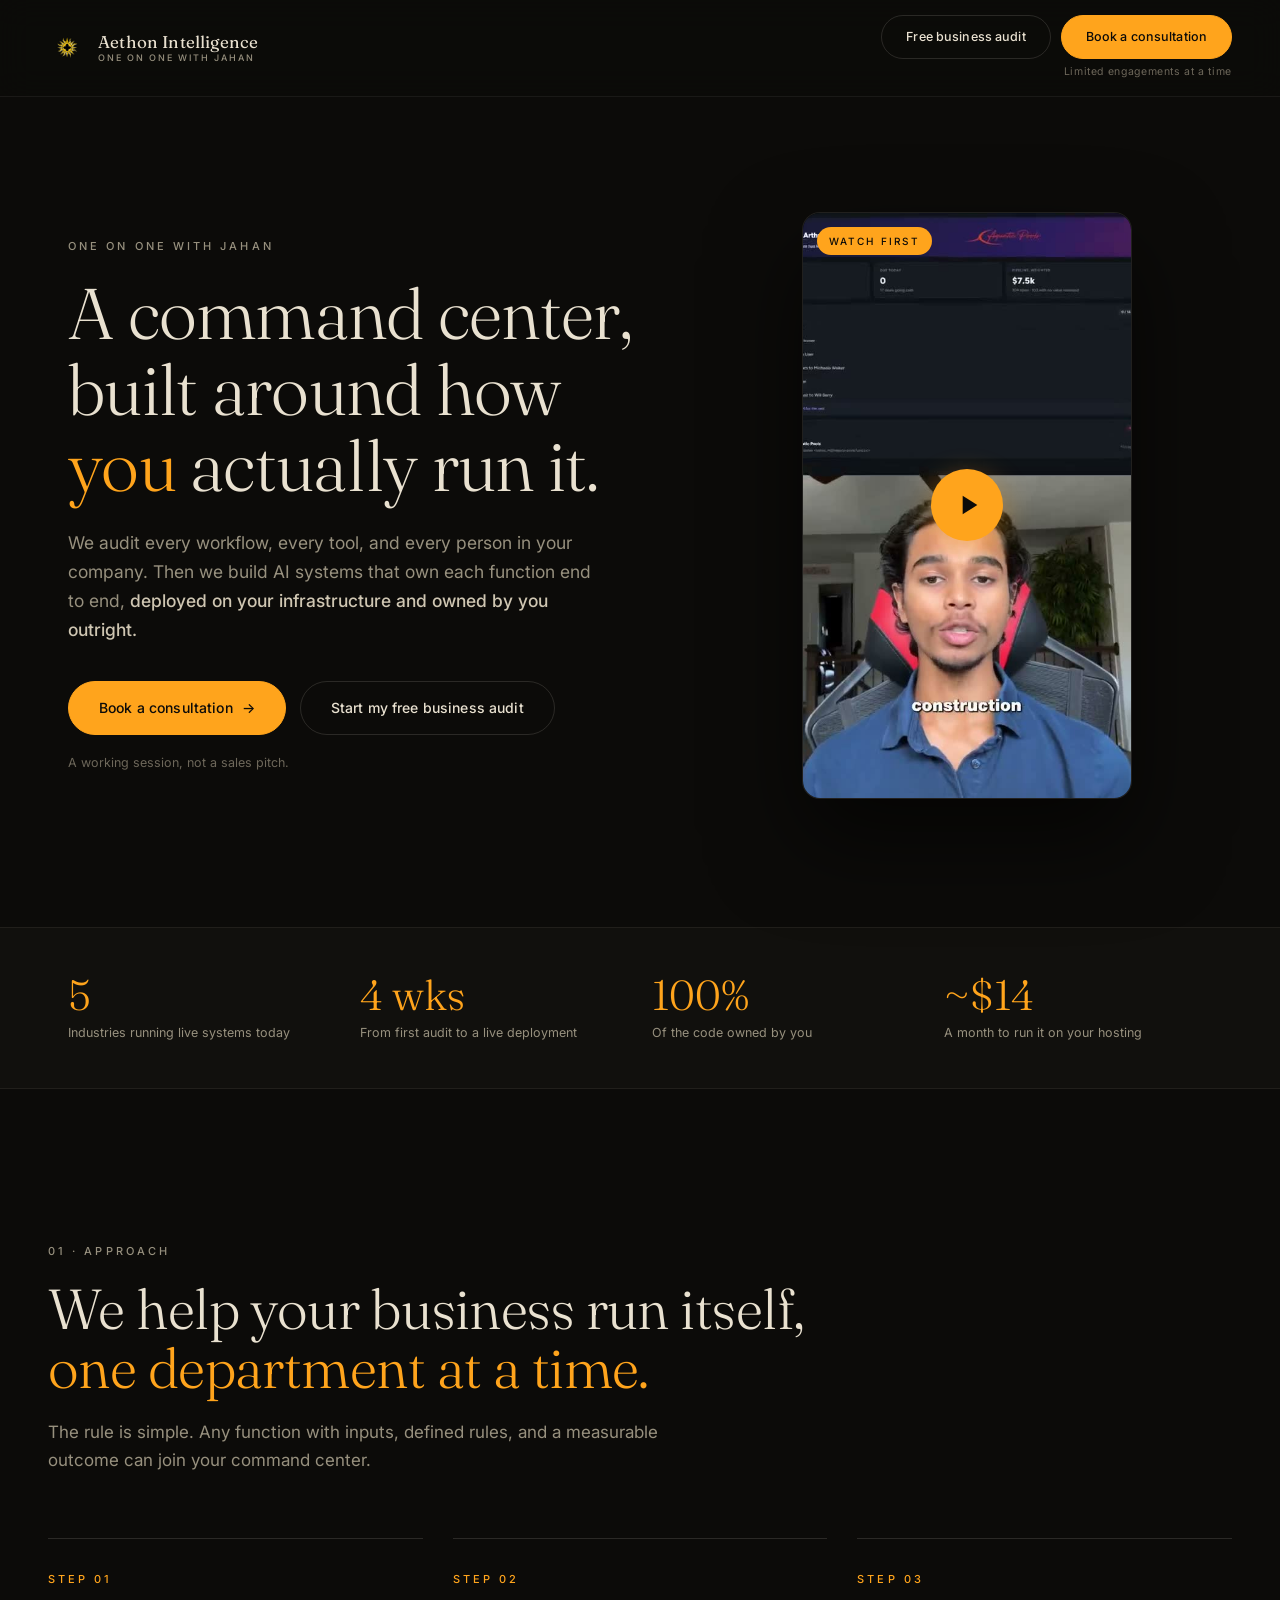
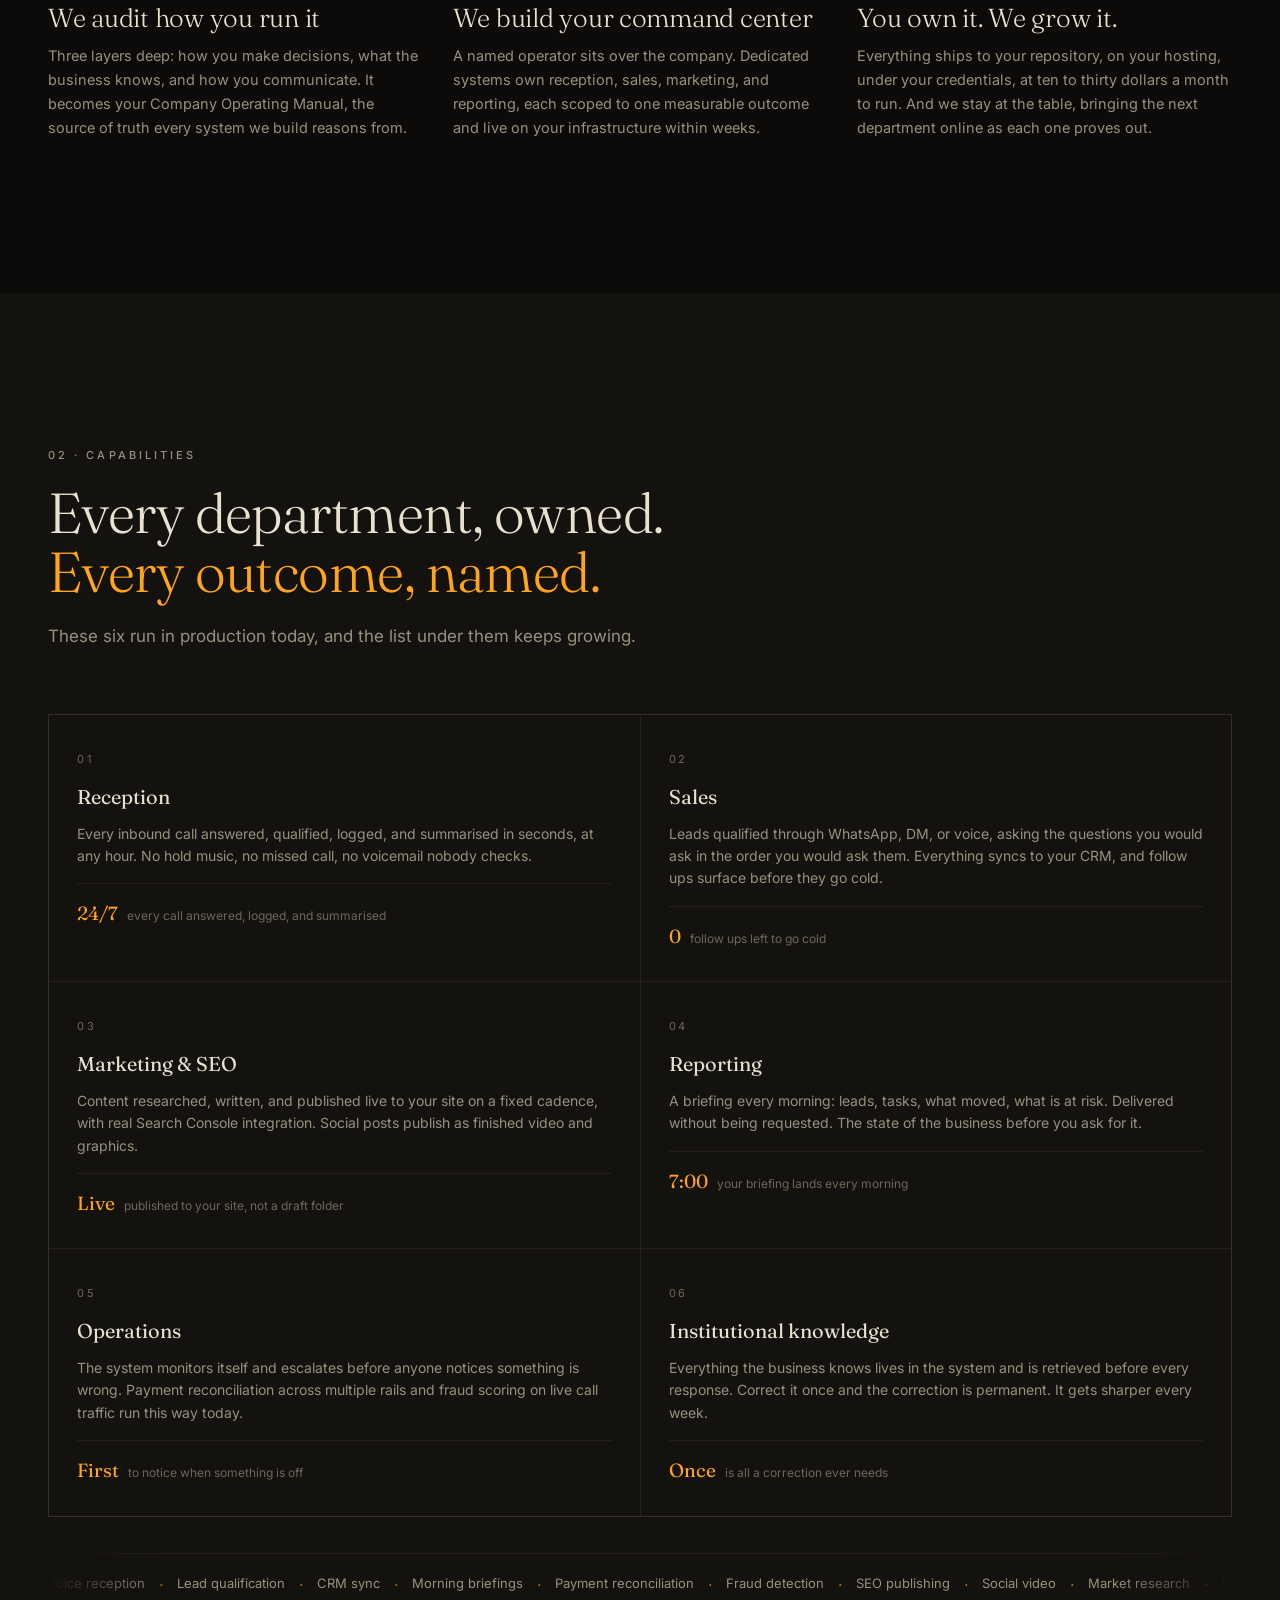
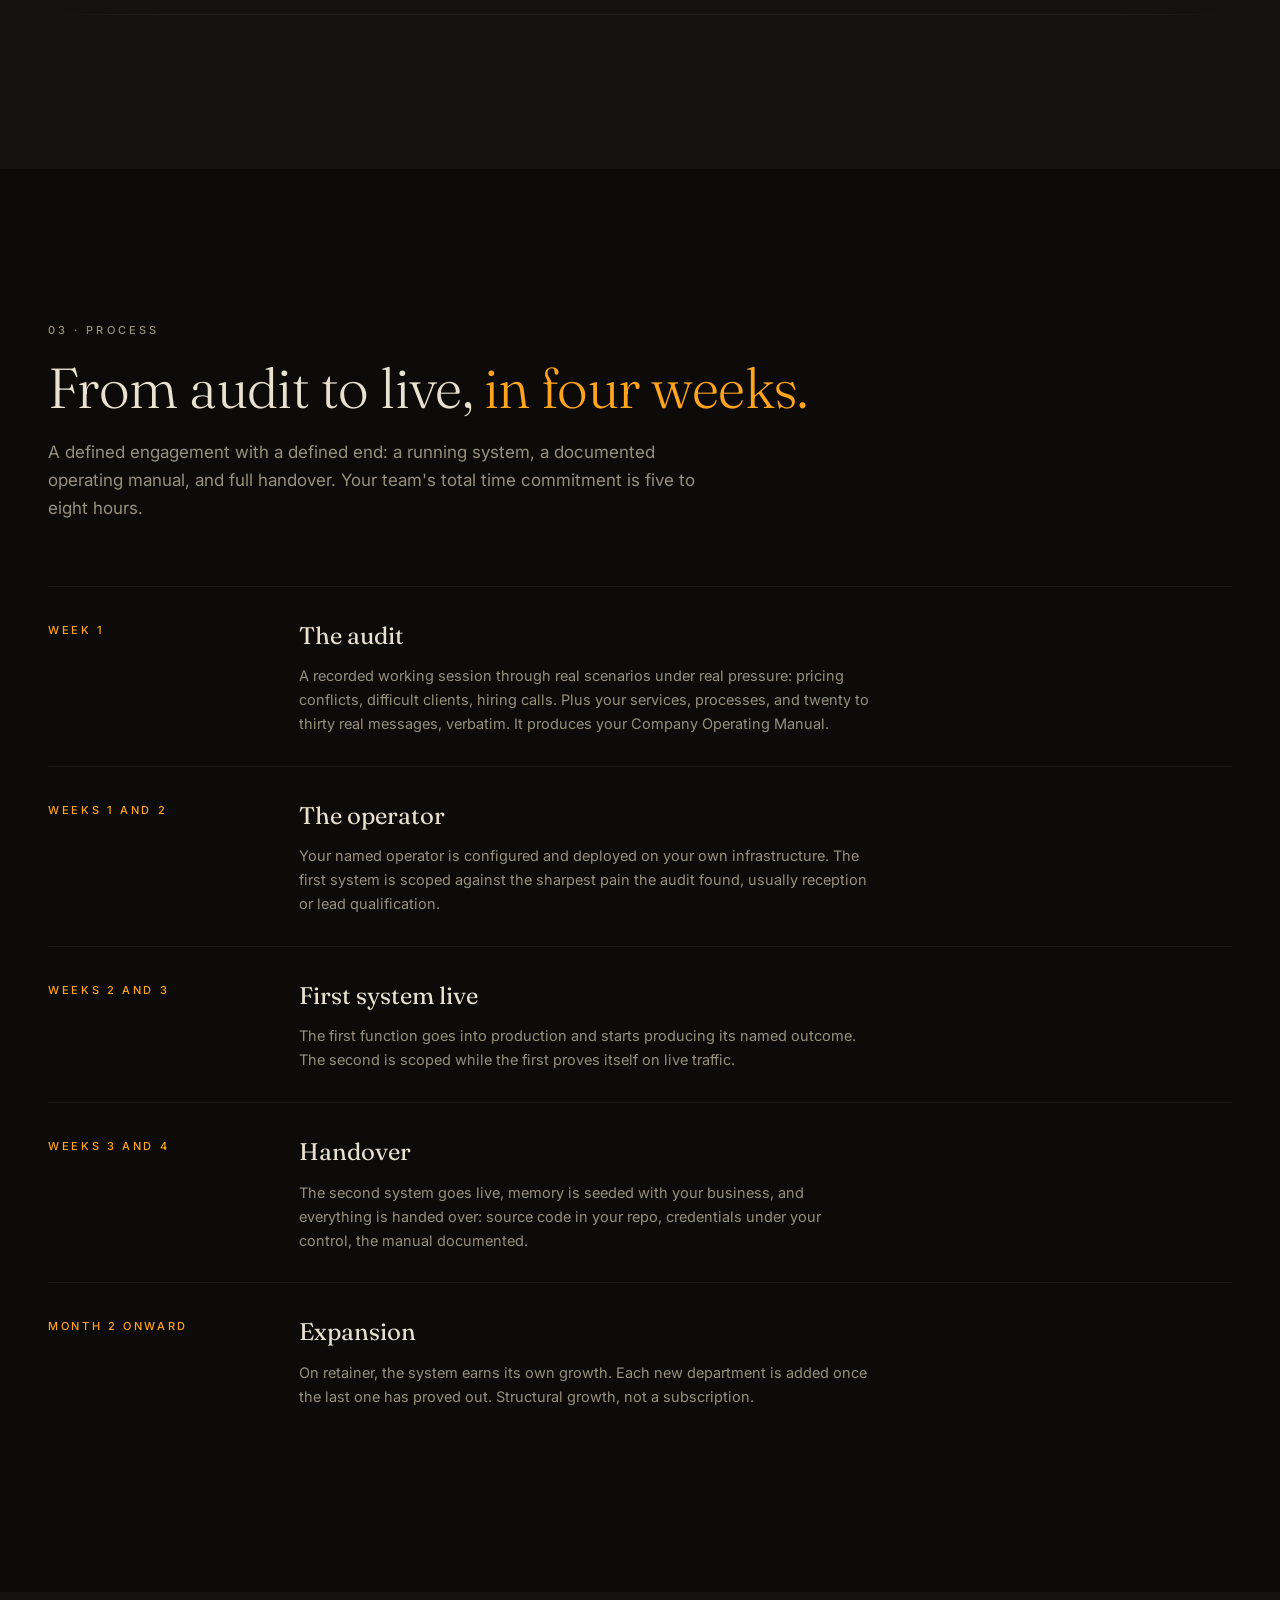
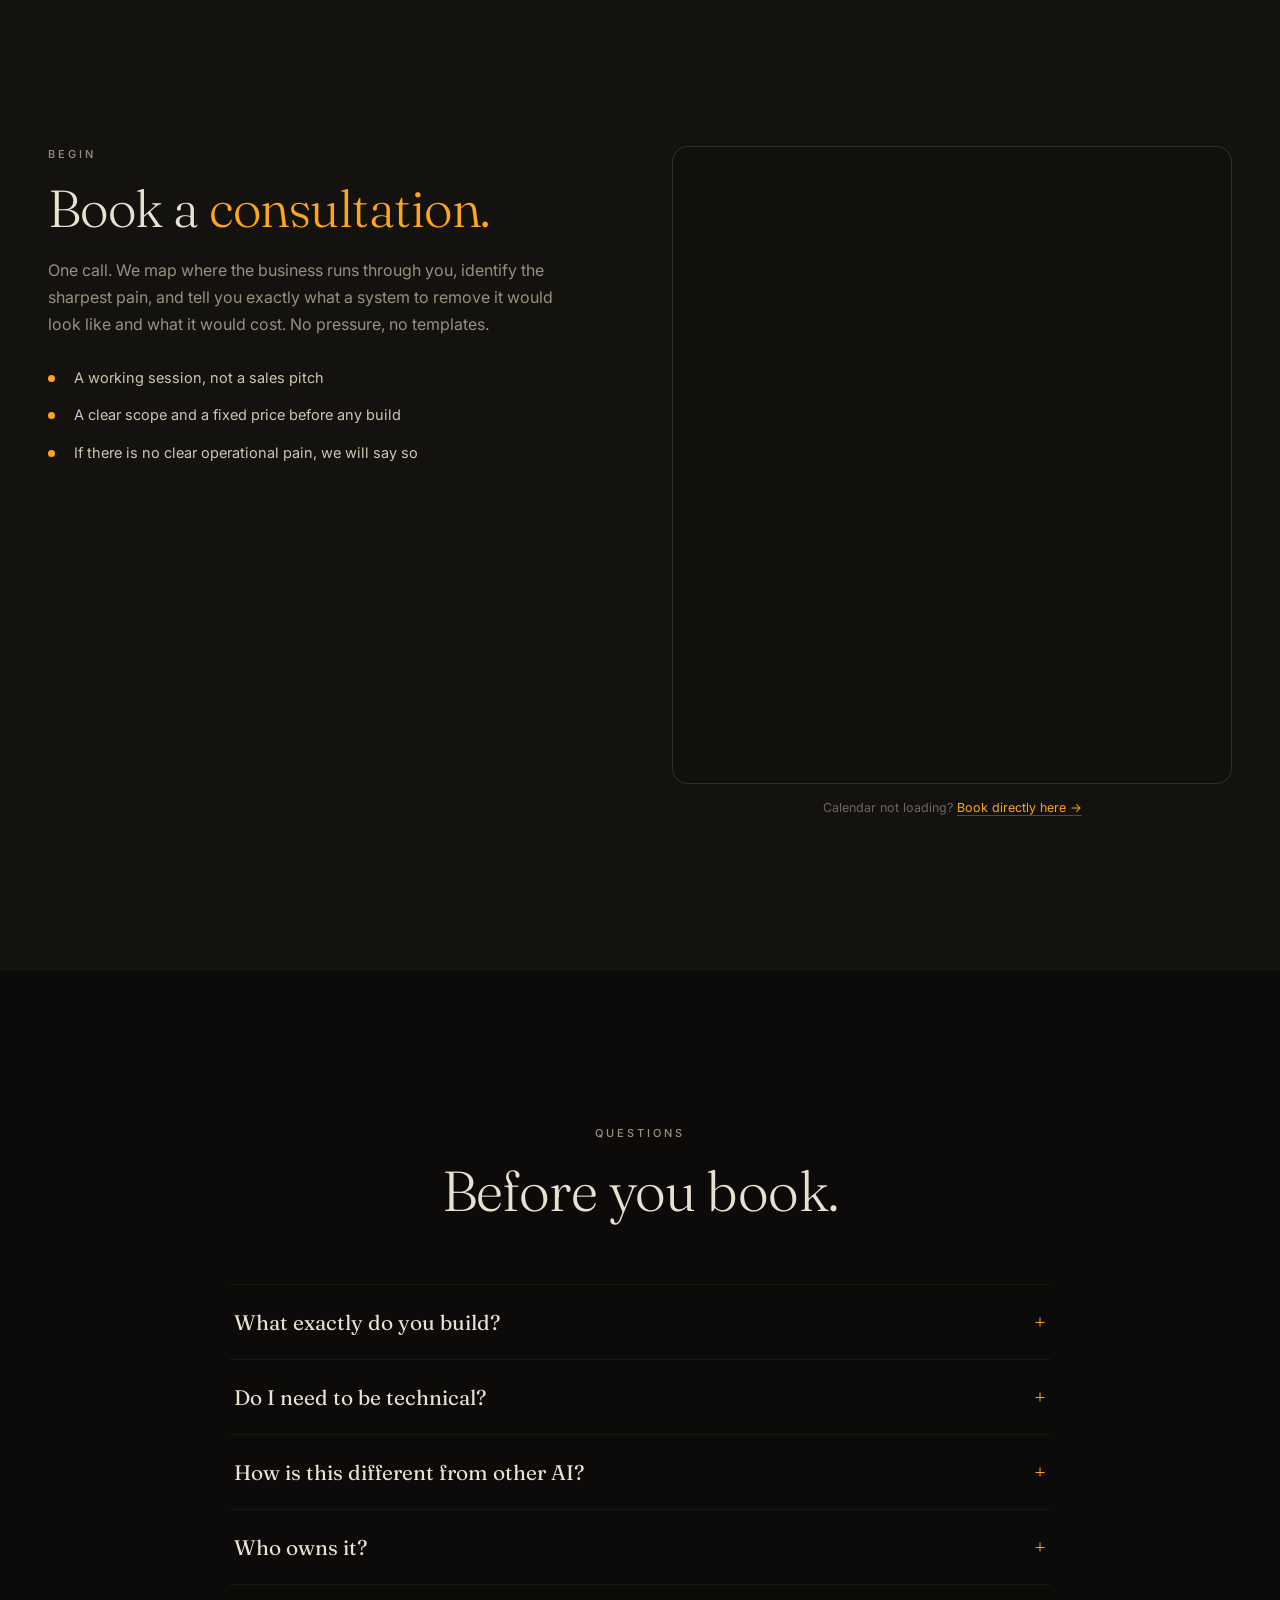
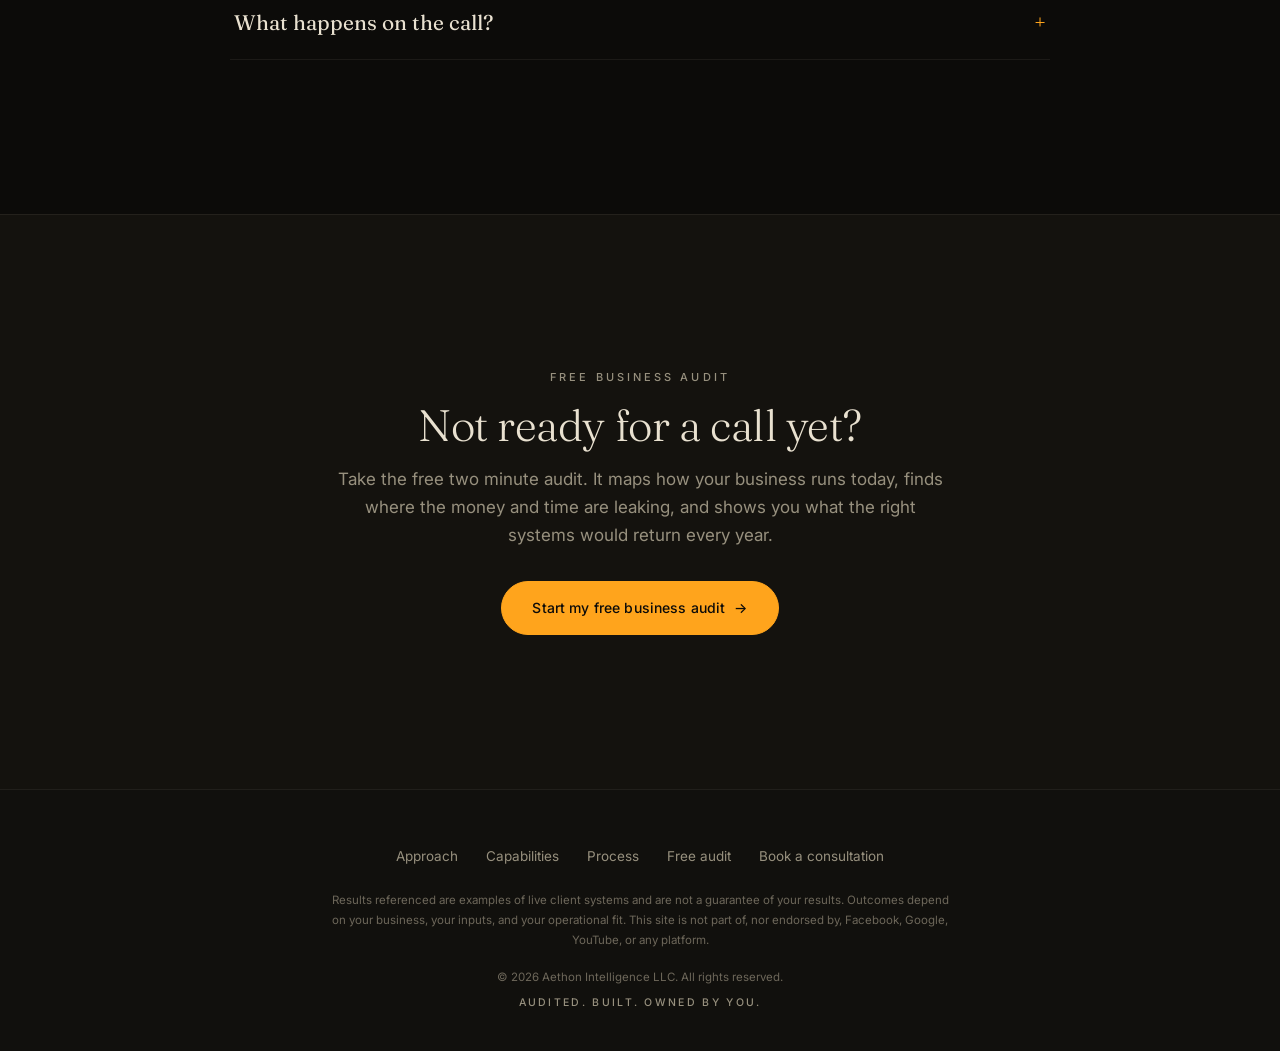
<file: index.html>
<!DOCTYPE html>
<html lang="en" data-theme="dark">
<head>
<meta charset="UTF-8" />
<meta name="viewport" content="width=device-width, initial-scale=1.0" />
<title>Work With Jahan | Aethon Intelligence</title>
<meta name="description" content="One on one with Jahan. We audit how you run your business, then build a command center that owns each function end to end, deployed on your infrastructure and owned by you outright." />
<meta property="og:title" content="Work With Jahan | Aethon Intelligence" />
<meta property="og:description" content="We audit how you run it, build your command center, and hand you the keys. Audited. Built. Owned by you." />
<meta property="og:type" content="website" />
<meta name="theme-color" content="#0c0b09" />
<link rel="icon" type="image/svg+xml" href="favicon.svg" />
<link rel="preconnect" href="https://fonts.googleapis.com" />
<link rel="preconnect" href="https://fonts.gstatic.com" crossorigin />
<link href="https://fonts.googleapis.com/css2?family=Fraunces:opsz,wght@9..144,300;9..144,400;9..144,500&family=Inter:wght@400;450;500;600&display=swap" rel="stylesheet" />
<link rel="stylesheet" href="css/style.css?v=8" />
</head>
<body>

<!-- ===== TOP BAR ===== -->
<header class="topbar" id="top">
  <a class="brand" href="#top">
    <span class="brand-logo"><img id="logoImg" src="assets/logo.png?v=4" alt="Aethon Intelligence" /></span>
    <span class="brand-word">Aethon Intelligence<i>One on one with Jahan</i></span>
  </a>
  <div class="topbar-cta">
    <div class="topbar-btns">
      <a href="audit.html" class="btn btn-sm btn-ghost"><span class="cta-long">Free business audit</span><span class="cta-short">Free audit</span></a>
      <a href="#consult" class="btn btn-sm">Book a consultation</a>
    </div>
    <span class="topbar-note">Limited engagements at a time</span>
  </div>
</header>

<main>

  <!-- ===== HERO ===== -->
  <section class="hero">
    <div class="hero-copy">
      <span class="eyebrow">One on one with Jahan</span>
      <h1>A command center, built around how <em>you</em> actually run it.</h1>
      <p class="sub">We audit every workflow, every tool, and every person in your company. Then we build AI systems that own each function end to end, <b>deployed on your infrastructure and owned by you outright.</b></p>
      <div class="hero-actions">
        <a href="#consult" class="btn">Book a consultation <i>→</i></a>
        <a href="audit.html" class="btn btn-ghost">Start my free business audit</a>
      </div>
      <p class="fineprint">A working session, not a sales pitch.</p>
    </div>

    <div class="hero-media">
      <div class="vsl" id="vsl">
        <video id="vslVideo" poster="assets/poster.jpg" playsinline preload="metadata">
          <source src="assets/vsl.mp4" type="video/mp4" />
        </video>
        <button class="vsl-play" id="vslPlay" aria-label="Play the video">
          <svg viewBox="0 0 24 24" aria-hidden="true"><path d="M8 5v14l11-7z"/></svg>
        </button>
        <span class="vsl-chip">Watch first</span>
      </div>
    </div>
  </section>

  <!-- ===== STATS ===== -->
  <section class="stats">
    <div class="stats-in">
      <div class="stat"><b>5</b><span>Industries running live systems today</span></div>
      <div class="stat"><b>4 wks</b><span>From first audit to a live deployment</span></div>
      <div class="stat"><b>100%</b><span>Of the code owned by you</span></div>
      <div class="stat"><b>~$14</b><span>A month to run it on your hosting</span></div>
    </div>
  </section>

  <!-- ===== APPROACH ===== -->
  <section class="sec" id="approach">
    <div class="sec-in">
      <div class="sec-head">
        <span class="eyebrow">01 · Approach</span>
        <h2>We help your business run itself, <em>one department at a time.</em></h2>
        <p>The rule is simple. Any function with inputs, defined rules, and a measurable outcome can join your command center.</p>
      </div>
      <div class="cards">
        <article class="card">
          <span class="num">Step 01</span>
          <h3>We audit how you run it</h3>
          <p>Three layers deep: how you make decisions, what the business knows, and how you communicate. It becomes your Company Operating Manual, the source of truth every system we build reasons from.</p>
        </article>
        <article class="card">
          <span class="num">Step 02</span>
          <h3>We build your command center</h3>
          <p>A named operator sits over the company. Dedicated systems own reception, sales, marketing, and reporting, each scoped to one measurable outcome and live on your infrastructure within weeks.</p>
        </article>
        <article class="card">
          <span class="num">Step 03</span>
          <h3>You own it. We grow it.</h3>
          <p>Everything ships to your repository, on your hosting, under your credentials, at ten to thirty dollars a month to run. And we stay at the table, bringing the next department online as each one proves out.</p>
        </article>
      </div>
    </div>
  </section>

  <!-- ===== CAPABILITIES ===== -->
  <section class="sec sec-tint" id="capabilities">
    <div class="sec-in">
      <div class="sec-head">
        <span class="eyebrow">02 · Capabilities</span>
        <h2>Every department, owned. <em>Every outcome, named.</em></h2>
        <p>These six run in production today, and the list under them keeps growing.</p>
      </div>
      <div class="caps">
        <article class="cap">
          <span class="n">01</span><h4>Reception</h4>
          <p>Every inbound call answered, qualified, logged, and summarised in seconds, at any hour. No hold music, no missed call, no voicemail nobody checks.</p>
          <div class="out"><b>24/7</b><span>every call answered, logged, and summarised</span></div>
        </article>
        <article class="cap">
          <span class="n">02</span><h4>Sales</h4>
          <p>Leads qualified through WhatsApp, DM, or voice, asking the questions you would ask in the order you would ask them. Everything syncs to your CRM, and follow ups surface before they go cold.</p>
          <div class="out"><b>0</b><span>follow ups left to go cold</span></div>
        </article>
        <article class="cap">
          <span class="n">03</span><h4>Marketing &amp; SEO</h4>
          <p>Content researched, written, and published live to your site on a fixed cadence, with real Search Console integration. Social posts publish as finished video and graphics.</p>
          <div class="out"><b>Live</b><span>published to your site, not a draft folder</span></div>
        </article>
        <article class="cap">
          <span class="n">04</span><h4>Reporting</h4>
          <p>A briefing every morning: leads, tasks, what moved, what is at risk. Delivered without being requested. The state of the business before you ask for it.</p>
          <div class="out"><b>7:00</b><span>your briefing lands every morning</span></div>
        </article>
        <article class="cap">
          <span class="n">05</span><h4>Operations</h4>
          <p>The system monitors itself and escalates before anyone notices something is wrong. Payment reconciliation across multiple rails and fraud scoring on live call traffic run this way today.</p>
          <div class="out"><b>First</b><span>to notice when something is off</span></div>
        </article>
        <article class="cap">
          <span class="n">06</span><h4>Institutional knowledge</h4>
          <p>Everything the business knows lives in the system and is retrieved before every response. Correct it once and the correction is permanent. It gets sharper every week.</p>
          <div class="out"><b>Once</b><span>is all a correction ever needs</span></div>
        </article>
      </div>

      <div class="tick">
        <div class="tick-track">
          <span>Voice reception</span><i>·</i><span>Lead qualification</span><i>·</i><span>CRM sync</span><i>·</i><span>Morning briefings</span><i>·</i><span>Payment reconciliation</span><i>·</i><span>Fraud detection</span><i>·</i><span>SEO publishing</span><i>·</i><span>Social video</span><i>·</i><span>Market research</span><i>·</i><span>HR onboarding</span><i>·</i><span>Appointment booking</span><i>·</i><span>Invoice tracking</span><i>·</i><span>Call summaries</span><i>·</i><span>Quote drafting</span><i>·</i><span>Escalation routing</span><i>·</i><span>Knowledge retrieval</span><i>·</i><span>Review responses</span><i>·</i><span>Pipeline hygiene</span><i>·</i><span>Weekly synthesis</span><i>·</i><span>Strategy alerts</span><i>·</i>
          <span>Voice reception</span><i>·</i><span>Lead qualification</span><i>·</i><span>CRM sync</span><i>·</i><span>Morning briefings</span><i>·</i><span>Payment reconciliation</span><i>·</i><span>Fraud detection</span><i>·</i><span>SEO publishing</span><i>·</i><span>Social video</span><i>·</i><span>Market research</span><i>·</i><span>HR onboarding</span><i>·</i><span>Appointment booking</span><i>·</i><span>Invoice tracking</span><i>·</i><span>Call summaries</span><i>·</i><span>Quote drafting</span><i>·</i><span>Escalation routing</span><i>·</i><span>Knowledge retrieval</span><i>·</i><span>Review responses</span><i>·</i><span>Pipeline hygiene</span><i>·</i><span>Weekly synthesis</span><i>·</i><span>Strategy alerts</span><i>·</i>
        </div>
      </div>
    </div>
  </section>

  <!-- ===== PROCESS ===== -->
  <section class="sec" id="process">
    <div class="sec-in">
      <div class="sec-head">
        <span class="eyebrow">03 · Process</span>
        <h2>From audit to live, <em>in four weeks.</em></h2>
        <p>A defined engagement with a defined end: a running system, a documented operating manual, and full handover. Your team's total time commitment is five to eight hours.</p>
      </div>
      <div class="tl">
        <div class="tl-row">
          <span class="when">Week 1</span>
          <div><h4>The audit</h4><p>A recorded working session through real scenarios under real pressure: pricing conflicts, difficult clients, hiring calls. Plus your services, processes, and twenty to thirty real messages, verbatim. It produces your Company Operating Manual.</p></div>
        </div>
        <div class="tl-row">
          <span class="when">Weeks 1 and 2</span>
          <div><h4>The operator</h4><p>Your named operator is configured and deployed on your own infrastructure. The first system is scoped against the sharpest pain the audit found, usually reception or lead qualification.</p></div>
        </div>
        <div class="tl-row">
          <span class="when">Weeks 2 and 3</span>
          <div><h4>First system live</h4><p>The first function goes into production and starts producing its named outcome. The second is scoped while the first proves itself on live traffic.</p></div>
        </div>
        <div class="tl-row">
          <span class="when">Weeks 3 and 4</span>
          <div><h4>Handover</h4><p>The second system goes live, memory is seeded with your business, and everything is handed over: source code in your repo, credentials under your control, the manual documented.</p></div>
        </div>
        <div class="tl-row">
          <span class="when">Month 2 onward</span>
          <div><h4>Expansion</h4><p>On retainer, the system earns its own growth. Each new department is added once the last one has proved out. Structural growth, not a subscription.</p></div>
        </div>
      </div>
    </div>
  </section>

  <!-- ===== CONSULTATION ===== -->
  <section class="sec sec-tint" id="consult">
    <div class="sec-in">
      <div class="apply-grid">
        <div>
          <span class="eyebrow">Begin</span>
          <h2 style="font-size:clamp(30px,4.2vw,52px);margin:18px 0 20px">Book a <em>consultation.</em></h2>
          <p style="color:var(--muted);font-size:16px;line-height:1.7;max-width:52ch">One call. We map where the business runs through you, identify the sharpest pain, and tell you exactly what a system to remove it would look like and what it would cost. No pressure, no templates.</p>
          <ul class="apply-list">
            <li>A working session, not a sales pitch</li>
            <li>A clear scope and a fixed price before any build</li>
            <li>If there is no clear operational pain, we will say so</li>
          </ul>
        </div>
        <div>
          <div class="cal-wrap"><div id="my-cal-inline"></div></div>
          <p class="cal-fallback">Calendar not loading? <a href="https://cal.com/jahan-p-2ckhny/ai-quickstart" target="_blank" rel="noopener">Book directly here →</a></p>
        </div>
      </div>
    </div>
  </section>

  <!-- ===== FAQ ===== -->
  <section class="sec">
    <div class="sec-in">
      <div class="sec-head" style="text-align:center;margin-left:auto;margin-right:auto">
        <span class="eyebrow">Questions</span>
        <h2>Before you book.</h2>
      </div>
      <div class="faq-list">
        <div class="faq-item">
          <button class="faq-q" aria-expanded="false">What exactly do you build?<i>+</i></button>
          <div class="faq-a"><p>A command center for your business. A named operator sits over the company, and dedicated systems own reception, sales, marketing, reporting, and operations, each scoped to one measurable outcome. We build to your stack, not ours.</p></div>
        </div>
        <div class="faq-item">
          <button class="faq-q" aria-expanded="false">Do I need to be technical?<i>+</i></button>
          <div class="faq-a"><p>No. Your total time commitment is five to eight hours across the engagement, mostly the recorded audit session. We handle the building, deployment, and handover.</p></div>
        </div>
        <div class="faq-item">
          <button class="faq-q" aria-expanded="false">How is this different from other AI?<i>+</i></button>
          <div class="faq-a"><p>Generic AI runs on generic logic. Every system we build reasons from your Company Operating Manual: how you make decisions, what the business knows, and how you communicate. It makes the calls you would make.</p></div>
        </div>
        <div class="faq-item">
          <button class="faq-q" aria-expanded="false">Who owns it?<i>+</i></button>
          <div class="faq-a"><p>You do, outright. Source code ships to your repository, on your hosting, under your credentials, at roughly ten to thirty dollars a month to run. There is no platform to stay subscribed to.</p></div>
        </div>
        <div class="faq-item">
          <button class="faq-q" aria-expanded="false">What happens on the call?<i>+</i></button>
          <div class="faq-a"><p>We map where the business runs through you, identify the sharpest pain, and tell you exactly what a system to remove it would look like and what it would cost. If there is no clear operational pain, we will say so.</p></div>
        </div>
      </div>
    </div>
  </section>

  <!-- ===== FREE BUSINESS AUDIT ===== -->
  <section class="freebie">
    <span class="eyebrow">Free business audit</span>
    <h2>Not ready for a call yet?</h2>
    <p class="freebie-sub">Take the free two minute audit. It maps how your business runs today, finds where the money and time are leaking, and shows you what the right systems would return every year.</p>
    <a href="audit.html" class="btn">Start my free business audit <i>→</i></a>
  </section>

  <!-- ===== FOOTER ===== -->
  <footer class="foot">
    <div class="foot-in">
      <nav class="foot-links">
        <a href="#approach">Approach</a>
        <a href="#capabilities">Capabilities</a>
        <a href="#process">Process</a>
        <a href="audit.html">Free audit</a>
        <a href="#consult">Book a consultation</a>
      </nav>
      <p class="disclaimer">Results referenced are examples of live client systems and are not a guarantee of your results. Outcomes depend on your business, your inputs, and your operational fit. This site is not part of, nor endorsed by, Facebook, Google, YouTube, or any platform.</p>
      <p class="copy">© <span id="year"></span> Aethon Intelligence LLC. All rights reserved. <b>Audited. Built. Owned by you.</b></p>
    </div>
  </footer>

</main>

<!-- Cal.com booking embed -->
<script type="text/javascript">
  (function (C, A, L) { let p = function (a, ar) { a.q.push(ar); }; let d = C.document; C.Cal = C.Cal || function () { let cal = C.Cal; let ar = arguments; if (!cal.loaded) { cal.ns = {}; cal.q = cal.q || []; d.head.appendChild(d.createElement("script")).src = A; cal.loaded = true; } if (ar[0] === L) { const api = function () { p(api, arguments); }; const namespace = ar[1]; api.q = api.q || []; if (typeof namespace === "string") { cal.ns[namespace] = cal.ns[namespace] || api; p(cal.ns[namespace], ar); p(cal, ["initNamespace", namespace]); } else p(cal, ar); return; } p(cal, ar); }; })(window, "https://app.cal.com/embed/embed.js", "init");
  Cal("init", "ai-quickstart", { origin: "https://app.cal.com" });
  Cal.ns["ai-quickstart"]("inline", {
    elementOrSelector: "#my-cal-inline",
    config: { "layout": "month_view", "theme": "dark" },
    calLink: "jahan-p-2ckhny/ai-quickstart",
  });
  Cal.ns["ai-quickstart"]("ui", {
    "hideEventTypeDetails": false,
    "layout": "month_view",
    "cssVarsPerTheme": { "dark": { "cal-brand": "#ffa41c" } }
  });
</script>

<script src="js/main.js?v=7"></script>
</body>
</html>
</file>
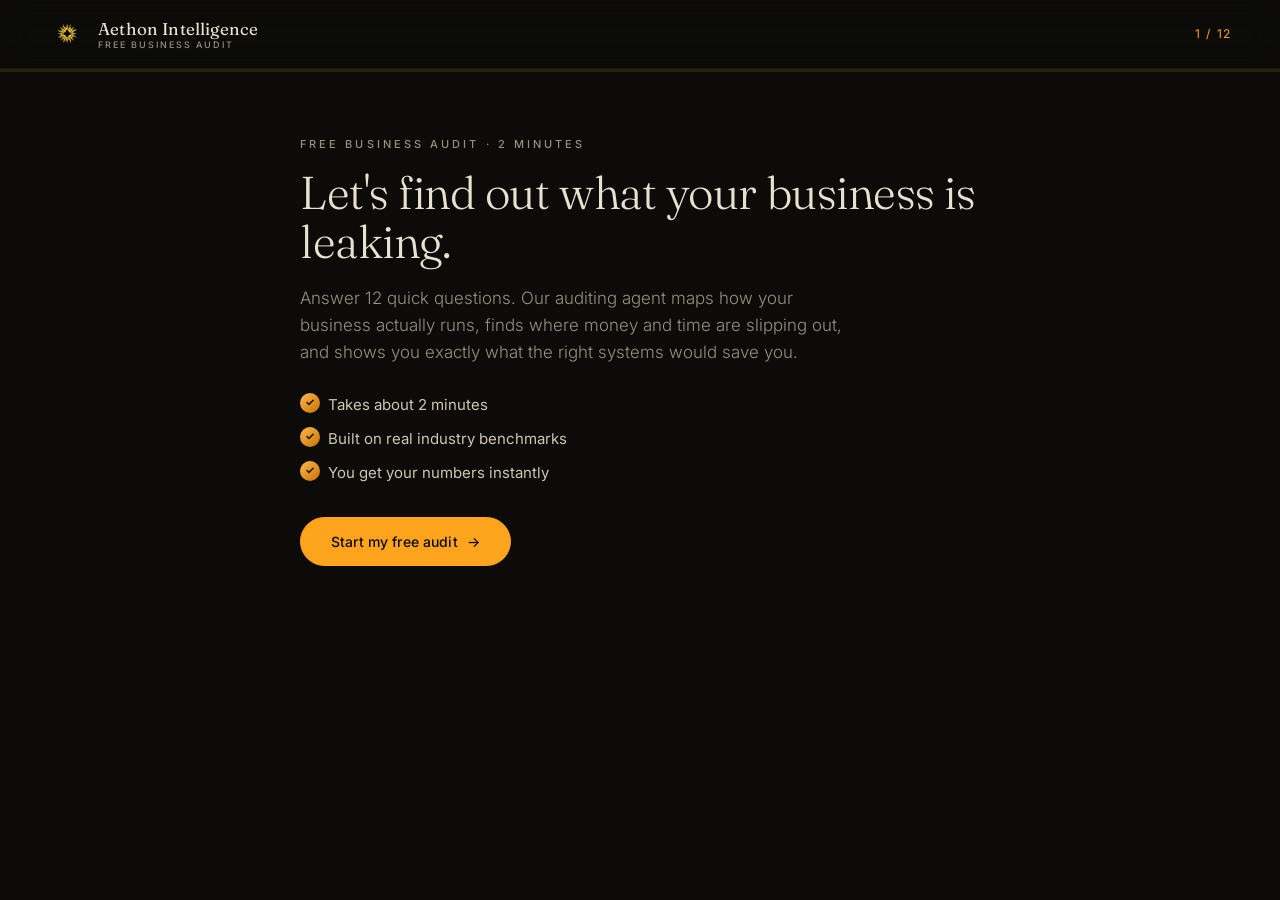
<file: audit.html>
<!DOCTYPE html>
<html lang="en" data-theme="dark">
<head>
<meta charset="UTF-8" />
<meta name="viewport" content="width=device-width, initial-scale=1.0" />
<title>Free Business Audit: See What Your Business Is Leaking</title>
<meta name="description" content="Answer 12 quick questions. Our auditing agent maps your operation, finds the leaks, and shows you what automation would save you every year." />
<meta name="theme-color" content="#0a0908" />
<link rel="icon" type="image/svg+xml" href="favicon.svg" />
<link rel="preconnect" href="https://fonts.googleapis.com" />
<link rel="preconnect" href="https://fonts.gstatic.com" crossorigin />
<link href="https://fonts.googleapis.com/css2?family=Fraunces:opsz,wght@9..144,300;9..144,400;9..144,500&family=Inter:wght@400;450;500;600&display=swap" rel="stylesheet" />
<link rel="stylesheet" href="css/style.css?v=8" />
<link rel="stylesheet" href="css/audit.css?v=5" />
</head>
<body class="audit-body">

<header class="topbar">
  <a class="brand" href="index.html">
    <span class="brand-logo"><img src="assets/logo.png?v=4" alt="Aethon Intelligence" /></span>
    <span class="brand-word">Aethon Intelligence<i>Free business audit</i></span>
  </a>
  <div class="topbar-cta">
    <span class="audit-progress-label" id="progressLabel">1 / 12</span>
  </div>
</header>

<div class="audit-progress"><i id="progressBar"></i></div>

<main class="audit-main">

  <!-- ===== INTRO ===== -->
  <section class="a-screen active" id="intro">
    <span class="eyebrow">FREE BUSINESS AUDIT · 2 MINUTES</span>
    <h1>Let's find out what your business is <span class="hl">leaking.</span></h1>
    <p class="a-sub">Answer 12 quick questions. Our auditing agent maps how your business actually runs, finds where money and time are slipping out, and shows you exactly what the right systems would save you.</p>
    <ul class="a-points">
      <li>Takes about 2 minutes</li>
      <li>Built on real industry benchmarks</li>
      <li>You get your numbers instantly</li>
    </ul>
    <button class="btn" id="startBtn">Start my free audit <i>→</i></button>
  </section>

  <!-- ===== QUESTIONS (injected) ===== -->
  <section class="a-screen" id="quiz">
    <div class="q-head">
      <span class="q-eyebrow" id="qEyebrow">QUESTION 1</span>
      <h2 id="qTitle"></h2>
      <p class="q-hint" id="qHint"></p>
    </div>
    <div class="q-options" id="qOptions"></div>
    <div class="q-other" id="qOther"></div>
    <div class="q-nav">
      <button class="q-back" id="backBtn">← Back</button>
      <button class="btn q-next" id="nextBtn" disabled>Next <i>→</i></button>
    </div>
  </section>

  <!-- ===== ANALYZING ===== -->
  <section class="a-screen" id="analyzing">
    <div class="scan">
      <div class="scan-ring"></div>
      <div class="scan-core"><img src="assets/logo.png?v=4" alt="" /></div>
    </div>
    <h2 class="scan-title">Auditing your business<span class="dots"><i>.</i><i>.</i><i>.</i></span></h2>
    <ul class="scan-steps" id="scanSteps">
      <li>Reading your answers</li>
      <li>Mapping how your operation runs</li>
      <li>Benchmarking against industry data</li>
      <li>Finding the leaks</li>
      <li>Matching the right systems</li>
      <li>Calculating your savings</li>
    </ul>
  </section>

  <!-- ===== REPORT ===== -->
  <section class="a-screen" id="report">
    <span class="eyebrow">YOUR AUDIT RESULTS</span>
    <h1 id="reportTitle">Here's what we found.</h1>
    <p class="a-sub" id="reportIntro"></p>

    <div class="r-banner">
      <span class="r-banner-label">ESTIMATED VALUE LEAKING FROM YOUR BUSINESS</span>
      <div class="r-banner-num"><span id="totalAnnual">$0</span><em>/ year</em></div>
      <div class="r-banner-sub">That's about <b id="totalFive">$0</b> over the next 5 years, and <b id="totalHours">0 hours</b> of your team's time every single year.</div>
    </div>

    <div class="r-grid" id="leakGrid"></div>

    <div class="r-systems">
      <h2>The systems that plug these leaks</h2>
      <p class="a-sub">Every system is custom coded around how <b>you</b> think and run things. Your logic, your standards. Not a generic bot.</p>
      <div class="r-sysgrid" id="sysGrid"></div>
    </div>

    <div class="r-chart">
      <h3>Your savings over time</h3>
      <div class="r-bars">
        <div class="r-bar"><i id="bar1"></i><b id="bar1v">$0</b><span>Year 1</span></div>
        <div class="r-bar"><i id="bar3"></i><b id="bar3v">$0</b><span>Year 3</span></div>
        <div class="r-bar"><i id="bar5"></i><b id="bar5v">$0</b><span>Year 5</span></div>
      </div>
    </div>

    <div class="r-cta">
      <h2>Want these numbers back?</h2>
      <p class="a-sub">Book a free call. We'll walk through your audit together, map your exact systems, and show you what the build looks like.</p>
      <a href="index.html#consult" class="btn">Book my consultation <i>→</i></a>
      <button class="q-back r-restart" id="restartBtn">Retake the audit</button>
    </div>

    <p class="r-disclaimer">Estimates are based on your answers combined with published industry benchmarks: <a href="https://www.getaira.io/blog/missed-business-calls-statistics" target="_blank" rel="noopener">62% of small business calls go unanswered</a>, <a href="https://dialzara.com/blog/missed-calls-hidden-costs-and-ai-solutions" target="_blank" rel="noopener">missed calls cost SMBs ~$126K/yr</a>, <a href="https://www.chilipiper.com/article/speed-to-lead-statistics" target="_blank" rel="noopener">responding to leads in 5 minutes yields 21x higher qualification</a>, <a href="https://www.timeetc.com/resources/how-to-achieve-more/the-big-price-of-small-tasks-how-entrepreneurs-may-be-unwittingly-keeping-their-businesses-small/" target="_blank" rel="noopener">owners spend ~36% of their week on admin</a>, and <a href="https://www.desk365.io/blog/ai-customer-service-statistics/" target="_blank" rel="noopener">AI cuts service costs 25–30%</a>. Your real numbers get refined on the audit call.</p>
  </section>

</main>

<script src="js/audit.js?v=5"></script>
</body>
</html>
</file>
<file: css/style.css>
/* ============================================================
   Work With Jahan — 1-on-1 consultation funnel
   Design system copied from aethonintelligence.com
   Fraunces (serif headings) + Inter (sans body), saffron #ffa41c
   ============================================================ */
:root{
  --bg:#0c0b09;
  --bg-2:#11100d;
  --tint:#14120e;
  --ink:#e9e1d0;
  --ink-2:#cfc6b2;
  --muted:#97907e;
  --faint:#6d675a;
  --saffron:#ffa41c;
  --saffron-glow:rgba(255,164,28,.45);
  --line:rgba(233,225,208,.14);
  --line-soft:rgba(233,225,208,.07);
  --nav-bg:rgba(12,11,9,.82);

  --serif:"Fraunces","Georgia",serif;
  --sans:"Inter",-apple-system,BlinkMacSystemFont,"Segoe UI",sans-serif;
  --wrap:1240px;
  --gut:clamp(20px,4vw,48px);
  --sec-pad:clamp(90px,12vw,170px);
  --ease:cubic-bezier(.22,1,.36,1);
}
*{margin:0;padding:0;box-sizing:border-box}
html{scroll-behavior:smooth;-webkit-text-size-adjust:100%}
body{
  font-family:var(--sans);background:var(--bg);color:var(--ink);
  line-height:1.6;font-weight:400;overflow-x:hidden;-webkit-font-smoothing:antialiased;
}
::selection{background:var(--saffron);color:var(--bg)}
a{color:inherit;text-decoration:none}
img{max-width:100%;display:block}

/* headings: serif, light weight, saffron emphasis */
h1,h2,h3,.serif{font-family:var(--serif);font-weight:300;letter-spacing:-.01em;line-height:1.06}
em{font-style:normal;color:var(--saffron)}
.eyebrow{display:block;font-family:var(--sans);font-size:11px;font-weight:500;
  letter-spacing:.28em;text-transform:uppercase;color:var(--muted)}

/* ===== buttons ===== */
.btn{display:inline-flex;align-items:center;gap:9px;padding:15px 30px;border-radius:999px;
  font-family:var(--sans);font-weight:500;font-size:14px;letter-spacing:.01em;
  color:var(--bg);background:var(--saffron);border:1px solid var(--saffron);
  transition:transform .35s var(--ease),box-shadow .35s,background .3s}
.btn i{font-style:normal;transition:transform .35s var(--ease)}
.btn:hover{transform:translateY(-2px);box-shadow:0 12px 34px var(--saffron-glow)}
.btn:hover i{transform:translateX(4px)}
.btn-sm{padding:11px 24px;font-size:12.5px}
.btn-ghost{background:none;color:var(--ink);border-color:var(--line)}
.btn-ghost:hover{border-color:var(--saffron);color:var(--saffron);box-shadow:none}

/* ===== top bar ===== */
.topbar{position:sticky;top:0;z-index:50;display:flex;align-items:center;justify-content:space-between;gap:20px;
  padding:15px var(--gut);background:var(--nav-bg);backdrop-filter:blur(16px);border-bottom:1px solid var(--line-soft)}
.brand{display:flex;align-items:center;gap:12px}
.brand-logo{width:38px;height:38px;flex:none;display:block}
.brand-logo svg,.brand-logo img{width:100%;height:100%;object-fit:contain}
.brand-word{display:flex;flex-direction:column;gap:3px;font-family:var(--serif);font-weight:400;letter-spacing:.01em;font-size:17px;line-height:1}
.brand-word i{font-style:normal;font-family:var(--sans);font-weight:500;font-size:9px;letter-spacing:.22em;color:var(--muted);text-transform:uppercase}
.topbar-cta{display:flex;flex-direction:column;align-items:flex-end;gap:5px}
.topbar-btns{display:flex;align-items:center;gap:10px}
.cta-short{display:none}
.topbar-note{font-size:10.5px;letter-spacing:.06em;color:var(--faint)}

/* ===== hero ===== */
.hero{max-width:var(--wrap);margin:0 auto;padding:clamp(60px,9vw,120px) var(--gut) clamp(70px,10vw,130px);
  display:grid;grid-template-columns:1.08fr .92fr;gap:clamp(40px,6vw,88px);align-items:center}
.hero h1{font-size:clamp(38px,5.6vw,72px);margin-top:20px}
.hero .sub{margin-top:26px;font-size:clamp(15px,1.6vw,17.5px);color:var(--muted);max-width:48ch;line-height:1.65}
.hero .sub b{color:var(--ink-2);font-weight:500}
.hero-actions{display:flex;gap:14px;flex-wrap:wrap;margin-top:36px}
.fineprint{margin-top:18px;font-size:12.5px;color:var(--faint)}

.hero-media{position:relative;display:flex;justify-content:center;align-items:center}
.vsl{position:relative;z-index:1;width:min(330px,84%);aspect-ratio:9/16;border-radius:18px;overflow:hidden;background:#000;
  border:1px solid var(--line);box-shadow:0 40px 90px rgba(0,0,0,.6)}
.vsl video{width:100%;height:100%;object-fit:cover;display:block}
.vsl-play{position:absolute;inset:0;margin:auto;width:72px;height:72px;border:none;border-radius:50%;
  background:var(--saffron);cursor:pointer;display:grid;place-items:center;
  box-shadow:0 10px 30px var(--saffron-glow);transition:transform .3s var(--ease);z-index:2}
.vsl-play svg{width:32px;height:32px;fill:var(--bg);margin-left:3px}
.vsl-play:hover{transform:scale(1.06)}
.vsl.playing .vsl-play,.vsl.playing .vsl-chip{opacity:0;pointer-events:none}
.vsl-chip{position:absolute;top:14px;left:14px;z-index:2;font-size:10px;font-weight:500;letter-spacing:.22em;text-transform:uppercase;
  color:var(--bg);background:var(--saffron);padding:6px 12px;border-radius:999px;transition:opacity .3s}

/* ===== stats strip ===== */
.stats{border-top:1px solid var(--line-soft);border-bottom:1px solid var(--line-soft);background:var(--bg-2)}
.stats-in{max-width:var(--wrap);margin:0 auto;padding:clamp(30px,4vw,46px) var(--gut);
  display:grid;grid-template-columns:repeat(4,1fr);gap:24px}
.stat b{display:block;font-family:var(--serif);font-weight:300;font-size:clamp(28px,3.4vw,42px);color:var(--saffron);line-height:1}
.stat span{display:block;margin-top:8px;font-size:12.5px;color:var(--muted);line-height:1.5}

/* ===== sections ===== */
.sec{padding:var(--sec-pad) var(--gut)}
.sec-tint{background:var(--tint)}
.sec-in{max-width:var(--wrap);margin:0 auto}
.sec-head{max-width:760px;margin-bottom:clamp(40px,5vw,64px)}
.sec-head h2{font-size:clamp(30px,4.4vw,58px);margin:18px 0 20px}
.sec-head p{color:var(--muted);font-size:clamp(15px,1.6vw,17px);max-width:62ch;line-height:1.65}

/* ===== steps / cards ===== */
.cards{display:grid;grid-template-columns:repeat(3,1fr);gap:clamp(18px,2.4vw,30px)}
.card{border-top:1px solid var(--line);padding-top:26px}
.card .num{font-size:11px;font-weight:500;letter-spacing:.28em;color:var(--saffron);text-transform:uppercase}
.card h3{font-size:clamp(20px,2.2vw,26px);margin:14px 0 12px}
.card p{color:var(--muted);font-size:14.5px;line-height:1.65}

/* ===== capability list ===== */
.caps{display:grid;grid-template-columns:repeat(2,1fr);gap:1px;background:var(--line-soft);border:1px solid var(--line-soft);margin-top:8px}
.cap{background:var(--bg);padding:30px 28px}
.cap .n{font-size:11px;letter-spacing:.24em;color:var(--faint)}
.cap h4{font-family:var(--serif);font-weight:400;font-size:20px;margin:10px 0 10px}
.cap p{color:var(--muted);font-size:14px;line-height:1.6}
.cap .out{display:flex;align-items:baseline;gap:9px;margin-top:16px;padding-top:14px;border-top:1px solid var(--line-soft)}
.cap .out b{font-family:var(--serif);font-weight:400;font-size:19px;color:var(--saffron)}
.cap .out span{font-size:12px;color:var(--faint)}
.sec-tint .cap{background:var(--tint)}

/* marquee of extra capabilities */
.tick{margin-top:36px;overflow:hidden;border-top:1px solid var(--line-soft);border-bottom:1px solid var(--line-soft);padding:16px 0;
  -webkit-mask-image:linear-gradient(90deg,transparent,#000 10%,#000 90%,transparent);mask-image:linear-gradient(90deg,transparent,#000 10%,#000 90%,transparent)}
.tick-track{display:inline-flex;gap:14px;white-space:nowrap;width:max-content;animation:tick 48s linear infinite}
.tick-track span{font-size:13px;color:var(--muted)}
.tick-track i{font-style:normal;color:var(--saffron);opacity:.6}
@keyframes tick{to{transform:translateX(-50%)}}

/* ===== process timeline ===== */
.tl{display:flex;flex-direction:column;gap:0}
.tl-row{display:grid;grid-template-columns:200px 1fr;gap:clamp(20px,4vw,54px);padding:30px 0;border-top:1px solid var(--line-soft)}
.tl-row .when{font-size:11px;font-weight:500;letter-spacing:.24em;color:var(--saffron);text-transform:uppercase;padding-top:5px}
.tl-row h4{font-family:var(--serif);font-weight:400;font-size:clamp(19px,2vw,24px);margin-bottom:9px}
.tl-row p{color:var(--muted);font-size:14.5px;line-height:1.65;max-width:64ch}

/* ===== consultation / apply ===== */
.apply-grid{display:grid;grid-template-columns:1fr 1fr;gap:clamp(30px,5vw,70px);align-items:start}
.apply-list{list-style:none;margin-top:28px;display:flex;flex-direction:column;gap:14px}
.apply-list li{padding-left:26px;position:relative;color:var(--ink-2);font-size:14.5px;line-height:1.6}
.apply-list li::before{content:"";position:absolute;left:0;top:9px;width:7px;height:7px;border-radius:50%;background:var(--saffron)}
.cal-wrap{border:1px solid var(--line);border-radius:16px;background:var(--bg-2);padding:8px;overflow:hidden}
#my-cal-inline{width:100%;min-height:620px;overflow:auto;border-radius:10px}
#my-cal-inline iframe{border-radius:10px}
.cal-fallback{margin-top:14px;text-align:center;font-size:12.5px;color:var(--faint)}
.cal-fallback a{color:var(--saffron);border-bottom:1px solid rgba(255,164,28,.35)}
.cal-fallback a:hover{border-bottom-color:var(--saffron)}

/* ===== faq ===== */
.faq-list{max-width:820px;margin:0 auto;display:flex;flex-direction:column}
.faq-item{border-top:1px solid var(--line-soft)}
.faq-item:last-child{border-bottom:1px solid var(--line-soft)}
.faq-q{width:100%;display:flex;align-items:center;justify-content:space-between;gap:16px;background:none;border:none;cursor:pointer;
  text-align:left;padding:24px 4px;font-family:var(--serif);font-weight:400;font-size:clamp(17px,1.9vw,21px);color:var(--ink)}
.faq-q i{font-style:normal;font-size:22px;line-height:1;color:var(--saffron);transition:transform .35s var(--ease);flex:none}
.faq-q[aria-expanded="true"] i{transform:rotate(45deg)}
.faq-a{max-height:0;overflow:hidden;transition:max-height .5s var(--ease)}
.faq-a p{padding:0 4px 24px;color:var(--muted);font-size:14.5px;line-height:1.7;max-width:66ch}

/* ===== free audit band ===== */
.freebie{padding:var(--sec-pad) var(--gut);text-align:center;border-top:1px solid var(--line-soft);background:var(--tint)}
.freebie h2{font-size:clamp(26px,3.6vw,44px);margin:16px 0 16px}
.freebie-sub{color:var(--muted);max-width:56ch;margin:0 auto 32px;font-size:clamp(15px,1.6vw,17px);line-height:1.65}

/* ===== footer ===== */
.foot{border-top:1px solid var(--line-soft);padding:56px var(--gut) 40px;background:var(--bg-2)}
.foot-in{max-width:var(--wrap);margin:0 auto;text-align:center}
.foot-links{display:flex;gap:28px;justify-content:center;flex-wrap:wrap;margin-bottom:24px}
.foot-links a{font-size:13.5px;color:var(--muted);transition:color .3s}
.foot-links a:hover{color:var(--saffron)}
.disclaimer{font-size:11.5px;color:var(--faint);line-height:1.7;max-width:620px;margin:0 auto 18px}
.copy{font-size:11.5px;color:var(--faint)}
.copy b{display:block;margin-top:8px;font-weight:500;letter-spacing:.22em;text-transform:uppercase;color:var(--muted);font-size:10.5px}

/* ===== responsive ===== */
@media(max-width:960px){
  .hero{grid-template-columns:1fr;gap:44px;padding-top:44px}
  .hero-media{order:-1}
  .cards{grid-template-columns:1fr}
  .caps{grid-template-columns:1fr}
  .apply-grid{grid-template-columns:1fr}
  .stats-in{grid-template-columns:1fr 1fr;gap:22px}
  .tl-row{grid-template-columns:1fr;gap:10px}
}
@media(max-width:600px){
  /* tighter rhythm so the page is not endless on a phone */
  .sec,.freebie{padding-top:64px;padding-bottom:64px}
  .sec-head{margin-bottom:32px}
  .sec-head h2{font-size:clamp(25px,7.2vw,30px)}
  .hero{padding-top:36px;padding-bottom:56px}
  .stats-in{padding-top:26px;padding-bottom:26px}
  .tl-row{padding:22px 0}
  #my-cal-inline{min-height:520px}
  .cal-wrap{padding:6px}
  .topbar{padding:12px 16px;gap:10px}
  .brand-logo{width:34px;height:34px}
  .brand-word{font-size:15px}
  .brand-word i{display:none}
  .topbar-note{display:none}
  .topbar-btns{gap:7px}
  .topbar-btns .btn-sm{padding:9px 13px;font-size:11.5px;white-space:nowrap}
  .cta-long{display:none}
  .cta-short{display:inline}
  .hero h1{font-size:clamp(30px,8.6vw,40px)}
  .hero-actions{flex-direction:column}
  .hero-actions .btn{width:100%;justify-content:center}
  .btn{padding:14px 24px}
  .cap{padding:24px 20px}
  .freebie .btn{width:100%;max-width:340px;justify-content:center}
}
@media(max-width:400px){
  .brand-word{font-size:0}
  .topbar{padding-left:13px;padding-right:13px}
  .topbar-btns .btn-sm{padding:9px 11px;font-size:11px}
}
@media(prefers-reduced-motion:reduce){*{animation-duration:.01ms!important;transition-duration:.01ms!important}}
</file>
<file: css/audit.css>
/* ============================================================
   Free Business Audit — questionnaire + report
   Inherits the aethonintelligence.com system from style.css
   ============================================================ */
/* map legacy names onto the site's tokens */
:root{
  --panel:var(--bg-2);
  --panel-2:var(--tint);
  --saffron-2:#ffb84d;
  --saffron-deep:#c77300;
  --muted-2:var(--faint);
  --glow:var(--saffron-glow);
  --font:var(--sans);
  --mono:var(--sans);
}
.audit-body h1,.audit-body h2,.audit-body h3,.audit-body h4{font-family:var(--serif);font-weight:300}
.audit-body .eyebrow{font-family:var(--sans);font-weight:500;letter-spacing:.28em;text-transform:uppercase;font-size:11px;color:var(--muted)}

.audit-body{min-height:100vh;display:flex;flex-direction:column}
.audit-main{flex:1;width:100%;max-width:760px;margin:0 auto;padding:clamp(36px,6vw,64px) clamp(20px,5vw,40px) 80px}

.audit-progress{position:sticky;top:0;z-index:60;height:3px;background:rgba(241,195,56,.12)}
.audit-progress i{display:block;height:100%;width:0;background:linear-gradient(90deg,var(--saffron-deep),var(--saffron-2));transition:width .45s var(--ease);box-shadow:0 0 12px var(--glow)}
.audit-progress-label{font-family:var(--mono);font-size:12px;letter-spacing:.14em;color:var(--saffron)}

/* screens */
.a-screen{display:none;animation:aIn .5s var(--ease)}
.a-screen.active{display:block}
@keyframes aIn{from{opacity:0;transform:translateY(16px)}to{opacity:1;transform:none}}

/* intro */
#intro h1{font-size:clamp(30px,5vw,46px);font-weight:300;letter-spacing:-.01em;line-height:1.08;margin:14px 0 18px}
.a-sub{color:var(--muted);font-weight:300;font-size:clamp(15px,1.8vw,17px);max-width:56ch}
.a-sub b{color:var(--ink);font-weight:600}
.a-points{list-style:none;margin:26px 0 32px;display:flex;flex-direction:column;gap:10px}
.a-points li{padding-left:28px;position:relative;color:var(--ink-2);font-size:15px}
.a-points li::before{content:"✓";position:absolute;left:0;top:0;width:20px;height:20px;border-radius:50%;display:grid;place-items:center;font-size:11px;font-weight:700;color:#1a1305;background:linear-gradient(135deg,var(--saffron-2),var(--saffron-deep))}

/* quiz */
.q-head{margin-bottom:26px}
.q-eyebrow{display:block;font-family:var(--mono);font-size:11px;letter-spacing:.22em;color:var(--saffron);margin-bottom:12px}
#qTitle{font-size:clamp(24px,3.6vw,34px);font-weight:300;letter-spacing:-.02em;line-height:1.15}
.q-hint{margin-top:10px;color:var(--muted-2);font-size:14px}
.q-options{display:grid;grid-template-columns:1fr 1fr;gap:12px}
.q-opt{position:relative;text-align:left;background:linear-gradient(165deg,var(--panel),var(--bg-2));border:1px solid var(--line);border-radius:14px;
  padding:18px 18px 18px 52px;cursor:pointer;font-family:inherit;font-size:15px;font-weight:500;color:var(--ink-2);
  transition:transform .25s var(--ease),border-color .25s,box-shadow .25s}
.q-opt::before{content:"";position:absolute;left:18px;top:50%;transform:translateY(-50%);width:20px;height:20px;border-radius:50%;
  border:2px solid var(--line);transition:border-color .2s,background .2s,box-shadow .2s}
.q-opt:hover{transform:translateY(-2px);border-color:var(--saffron)}
.q-opt.sel{border-color:var(--saffron);color:var(--ink);box-shadow:0 12px 32px rgba(0,0,0,.35)}
.q-opt.sel::before{background:var(--saffron);border-color:var(--saffron);box-shadow:0 0 10px var(--glow)}
.q-opt small{display:block;font-weight:300;color:var(--muted-2);font-size:12.5px;margin-top:3px}
/* manual "Other" entry */
.q-other{display:none;margin-top:14px}
.q-other.show{display:block;animation:aIn .3s var(--ease)}
.q-other label{display:block;font-size:12px;font-weight:500;letter-spacing:.16em;text-transform:uppercase;color:var(--muted);margin-bottom:9px}
.q-other input{width:100%;background:var(--bg-2);border:1px solid var(--line);border-radius:12px;
  padding:16px 17px;color:var(--ink);font-family:var(--sans);font-size:15.5px;transition:border-color .25s,box-shadow .25s}
.q-other input::placeholder{color:var(--faint)}
.q-other input:focus{outline:none;border-color:var(--saffron);box-shadow:0 0 0 3px rgba(255,164,28,.16)}

.q-nav{display:flex;justify-content:space-between;align-items:center;margin-top:30px;gap:16px}
.q-back{background:none;border:none;color:var(--muted);font-family:inherit;font-size:14px;cursor:pointer;padding:10px 4px;transition:color .25s}
.q-back:hover{color:var(--saffron)}
.q-next[disabled]{opacity:.35;pointer-events:none}

/* analyzing */
#analyzing{text-align:center;padding-top:24px}
.scan{position:relative;width:150px;height:150px;margin:0 auto 30px}
.scan-ring{position:absolute;inset:0;border-radius:50%;border:2px solid rgba(241,195,56,.16);border-top-color:var(--saffron);animation:spin 1.1s linear infinite}
@keyframes spin{to{transform:rotate(360deg)}}
.scan-core{position:absolute;inset:22px;border-radius:50%;display:grid;place-items:center;background:rgba(241,195,56,.06)}
.scan-core img{width:64%;height:64%;object-fit:contain;animation:pulseLogo 2s ease-in-out infinite}
@keyframes pulseLogo{0%,100%{transform:scale(1);opacity:.85}50%{transform:scale(1.07);opacity:1}}
.scan-title{font-size:clamp(22px,3.4vw,30px);font-weight:300;margin-bottom:26px}
.dots i{font-style:normal;animation:blink 1.2s infinite}
.dots i:nth-child(2){animation-delay:.2s}.dots i:nth-child(3){animation-delay:.4s}
@keyframes blink{0%,100%{opacity:.15}50%{opacity:1}}
.scan-steps{list-style:none;max-width:360px;margin:0 auto;display:flex;flex-direction:column;gap:12px;text-align:left}
.scan-steps li{position:relative;padding-left:30px;color:var(--muted-2);font-size:15px;transition:color .3s}
.scan-steps li::before{content:"";position:absolute;left:0;top:3px;width:16px;height:16px;border-radius:50%;border:2px solid var(--line)}
.scan-steps li.done{color:var(--ink-2)}
.scan-steps li.done::before{content:"✓";border-color:var(--saffron);background:var(--saffron);color:#1a1305;font-size:10px;font-weight:700;display:grid;place-items:center}
.scan-steps li.now{color:var(--saffron)}
.scan-steps li.now::before{border-color:var(--saffron);box-shadow:0 0 10px var(--glow)}

/* report */
#report h1{font-size:clamp(28px,4.4vw,40px);font-weight:300;letter-spacing:-.02em;margin:6px 0 14px}
.r-banner{margin:30px 0 26px;padding:34px 30px;border-radius:20px;text-align:center;
  background:radial-gradient(circle at 50% 0%,rgba(241,195,56,.16),transparent 70%),linear-gradient(165deg,var(--panel),var(--bg-2));
  border:1px solid var(--saffron);box-shadow:0 24px 60px rgba(0,0,0,.4)}
.r-banner-label{font-family:var(--mono);font-size:11px;letter-spacing:.2em;color:var(--saffron)}
.r-banner-num{margin:12px 0 10px;font-weight:300;letter-spacing:-.03em;font-size:clamp(44px,9vw,72px);line-height:1;color:var(--saffron)}
.r-banner-num em{font-style:normal;font-size:clamp(16px,2.4vw,22px);color:var(--muted);font-weight:400;margin-left:6px}
.r-banner-sub{color:var(--muted);font-size:15px}
.r-banner-sub b{color:var(--ink);font-weight:700}

.r-grid{display:grid;grid-template-columns:1fr 1fr;gap:14px;margin-bottom:44px}
.r-leak{background:linear-gradient(165deg,var(--panel),var(--bg-2));border:1px solid var(--line);border-radius:16px;padding:22px}
.r-leak .amt{font-weight:300;font-size:clamp(22px,3vw,28px);color:var(--saffron);letter-spacing:-.02em}
.r-leak .amt em{font-style:normal;font-size:13px;color:var(--muted-2);font-weight:400}
.r-leak h4{font-size:15px;font-weight:700;margin:8px 0 6px;color:var(--ink)}
.r-leak p{font-size:13.5px;color:var(--muted);line-height:1.55}

.r-systems h2,.r-cta h2{font-size:clamp(22px,3.4vw,30px);font-weight:300;letter-spacing:-.02em;margin-bottom:10px}
.r-sysgrid{display:flex;flex-direction:column;gap:12px;margin:22px 0 44px}
.r-sys{display:grid;grid-template-columns:auto 1fr auto;gap:16px;align-items:center;background:var(--panel-2);border:1px solid var(--line);border-radius:14px;padding:18px 20px}
.r-sys .ic{width:40px;height:40px;border-radius:12px;display:grid;place-items:center;font-size:18px;background:linear-gradient(135deg,var(--saffron-2),var(--saffron-deep))}
.r-sys h4{font-size:15.5px;font-weight:700;color:var(--ink)}
.r-sys p{font-size:13.5px;color:var(--muted);margin-top:3px;line-height:1.5}
.r-sys .tag{font-family:var(--mono);font-size:10px;letter-spacing:.1em;color:var(--saffron);border:1px solid var(--line);padding:5px 10px;border-radius:20px;white-space:nowrap}

.r-chart{margin-bottom:44px}
.r-chart h3{font-size:18px;font-weight:700;margin-bottom:18px}
.r-bars{display:grid;grid-template-columns:repeat(3,1fr);gap:18px;align-items:end;height:210px}
.r-bar{display:flex;flex-direction:column;justify-content:flex-end;align-items:center;gap:8px;height:100%}
.r-bar i{display:block;width:100%;max-width:110px;border-radius:10px 10px 4px 4px;height:8%;
  background:linear-gradient(180deg,var(--saffron-2),var(--saffron-deep));box-shadow:0 8px 26px rgba(241,195,56,.25);
  transition:height 1.1s var(--ease)}
.r-bar b{font-size:15px;color:var(--ink)}
.r-bar span{font-family:var(--mono);font-size:11px;letter-spacing:.1em;color:var(--muted-2)}

.r-cta{text-align:center;padding:34px 26px;border:1px solid var(--line);border-radius:20px;background:radial-gradient(circle at 50% 0%,rgba(241,195,56,.1),transparent 60%),var(--panel)}
.r-cta .a-sub{margin:0 auto 24px}
.r-restart{display:block;margin:16px auto 0}
.r-disclaimer{margin-top:30px;font-size:11.5px;color:var(--muted-2);line-height:1.65}
.r-disclaimer a{color:var(--muted);text-decoration:underline}
.r-disclaimer a:hover{color:var(--saffron)}

@media(max-width:600px){
  .audit-main{padding-top:24px;padding-bottom:24px}
  .q-head{margin-bottom:18px}
  #qTitle{font-size:22px}
  .q-hint{font-size:13px;margin-top:6px}
  .q-options{grid-template-columns:1fr;gap:9px}
  .q-opt{padding:14px 14px 14px 46px;font-size:14.5px;border-radius:12px}
  .q-opt::before{left:15px;width:17px;height:17px}
  .q-opt small{font-size:12px}
  /* keep Next/Back reachable: pin the nav to the bottom of the screen */
  .q-nav{position:sticky;bottom:0;margin-top:18px;padding:14px 0 16px;
    background:linear-gradient(180deg,rgba(10,9,8,0),var(--bg) 34%)}
  .q-nav .btn{flex:1;justify-content:center;padding:15px 22px;font-size:15px}
  .r-grid{grid-template-columns:1fr}
  .r-sys{grid-template-columns:auto 1fr}
  .r-sys .tag{display:none}
  .r-banner{padding:26px 18px}
  .r-cta{padding:28px 18px}
  .r-bars{height:170px}
  #intro h1{font-size:28px}
  .a-points{margin:22px 0 26px}
  #intro .btn{width:100%;justify-content:center}
}
</file>
